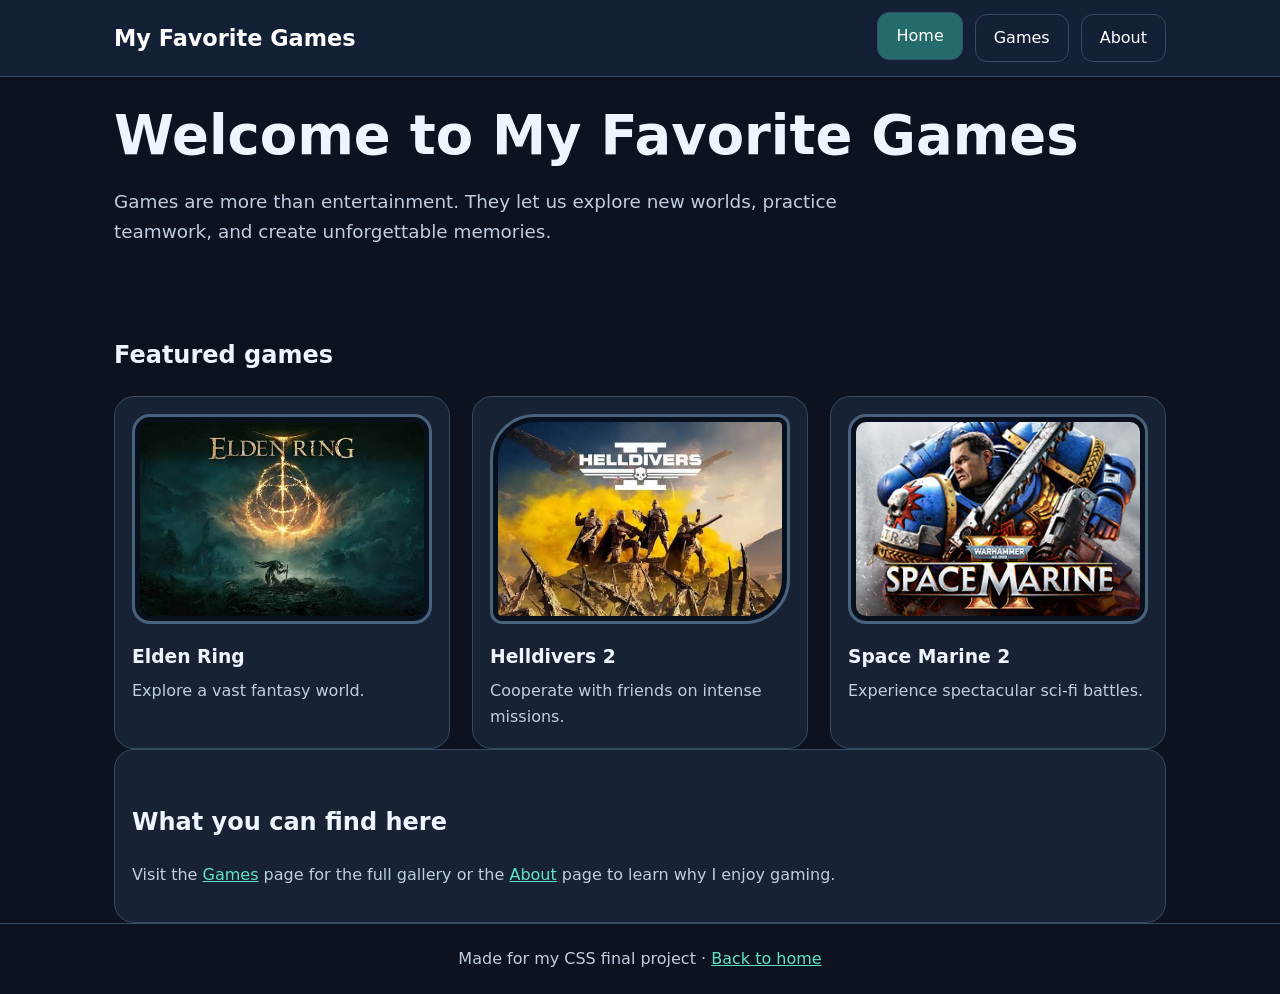
<file: index.html>
<!DOCTYPE html>
<html lang="en">
<head>
<meta charset="UTF-8">
<meta name="viewport" content="width=device-width, initial-scale=1.0">
<meta name="description" content="My Favorite Games: a personal gaming website.">
<title>Home | My Favorite Games</title>
<link rel="stylesheet" href="style.css">
</head>
<body>
<a class="skip-link" href="#main-content">Skip to Main Content</a>
<header><div class="wrap header-inner"><a class="brand" href="index.html">My Favorite Games</a><nav aria-label="Main navigation"><ul><li><a href="index.html" aria-current="page">Home</a></li><li><a href="games.html">Games</a></li><li><a href="about.html">About</a></li></ul></nav></div></header>
<main id="main-content" class="wrap" tabindex="-1">
<section class="hero"><h1>Welcome to My Favorite Games</h1><p class="lead">Games are more than entertainment. They let us explore new worlds, practice teamwork, and create unforgettable memories.</p></section><section aria-labelledby="featured"><h2 id="featured">Featured games</h2><div class="gallery"><article class="tile"><img src="images/EldenRing.png" alt="Game artwork for Elden Ring"><h3>Elden Ring</h3><p>Explore a vast fantasy world.</p></article><article class="tile"><img src="images/Helldiver2.png" alt="Game artwork for Helldivers 2"><h3>Helldivers 2</h3><p>Cooperate with friends on intense missions.</p></article><article class="tile"><img src="images/SpaceMarine2.png" alt="Game artwork for Space Marine 2"><h3>Space Marine 2</h3><p>Experience spectacular sci-fi battles.</p></article></div></section><section class="info"><h2>What you can find here</h2><p>Visit the <a href="games.html">Games</a> page for the full gallery or the <a href="about.html">About</a> page to learn why I enjoy gaming.</p></section>
</main>
<footer><div class="wrap">Made for my CSS final project · <a href="index.html">Back to home</a></div></footer>
</body>
</html>
</file>
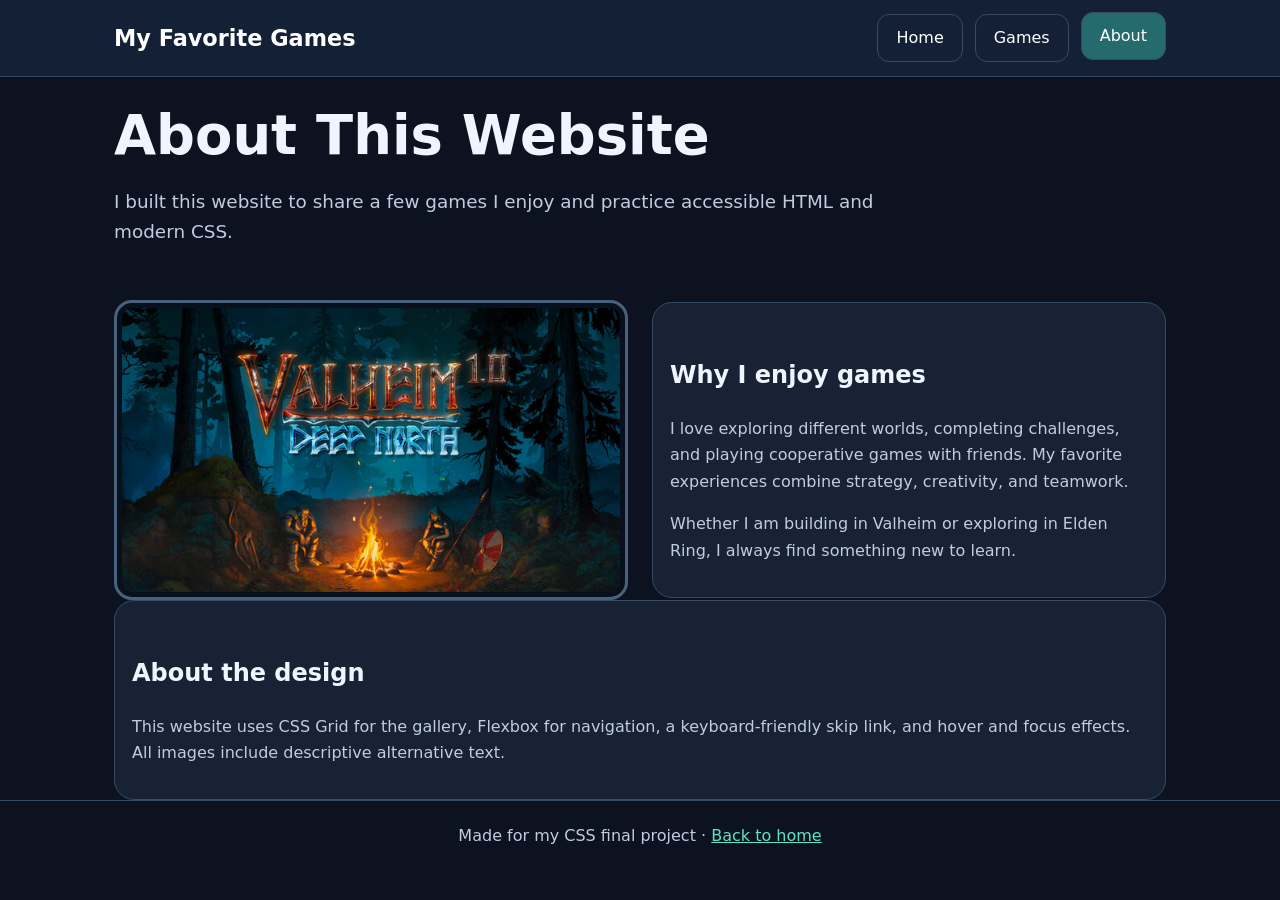
<file: about.html>
<!DOCTYPE html>
<html lang="en">
<head>
<meta charset="UTF-8">
<meta name="viewport" content="width=device-width, initial-scale=1.0">
<meta name="description" content="My Favorite Games: a personal gaming website.">
<title>About | My Favorite Games</title>
<link rel="stylesheet" href="style.css">
</head>
<body>
<a class="skip-link" href="#main-content">Skip to Main Content</a>
<header><div class="wrap header-inner"><a class="brand" href="index.html">My Favorite Games</a><nav aria-label="Main navigation"><ul><li><a href="index.html">Home</a></li><li><a href="games.html">Games</a></li><li><a href="about.html" aria-current="page">About</a></li></ul></nav></div></header>
<main id="main-content" class="wrap" tabindex="-1">
<section class="hero"><h1>About This Website</h1><p class="lead">I built this website to share a few games I enjoy and practice accessible HTML and modern CSS.</p></section><section class="two-col"><img class="feature-img" src="images/Valheim.png" alt="Game artwork for Valheim"><div class="info"><h2>Why I enjoy games</h2><p>I love exploring different worlds, completing challenges, and playing cooperative games with friends. My favorite experiences combine strategy, creativity, and teamwork.</p><p>Whether I am building in Valheim or exploring in Elden Ring, I always find something new to learn.</p></div></section><section class="info"><h2>About the design</h2><p>This website uses CSS Grid for the gallery, Flexbox for navigation, a keyboard-friendly skip link, and hover and focus effects. All images include descriptive alternative text.</p></section>
</main>
<footer><div class="wrap">Made for my CSS final project · <a href="index.html">Back to home</a></div></footer>
</body>
</html>
</file>
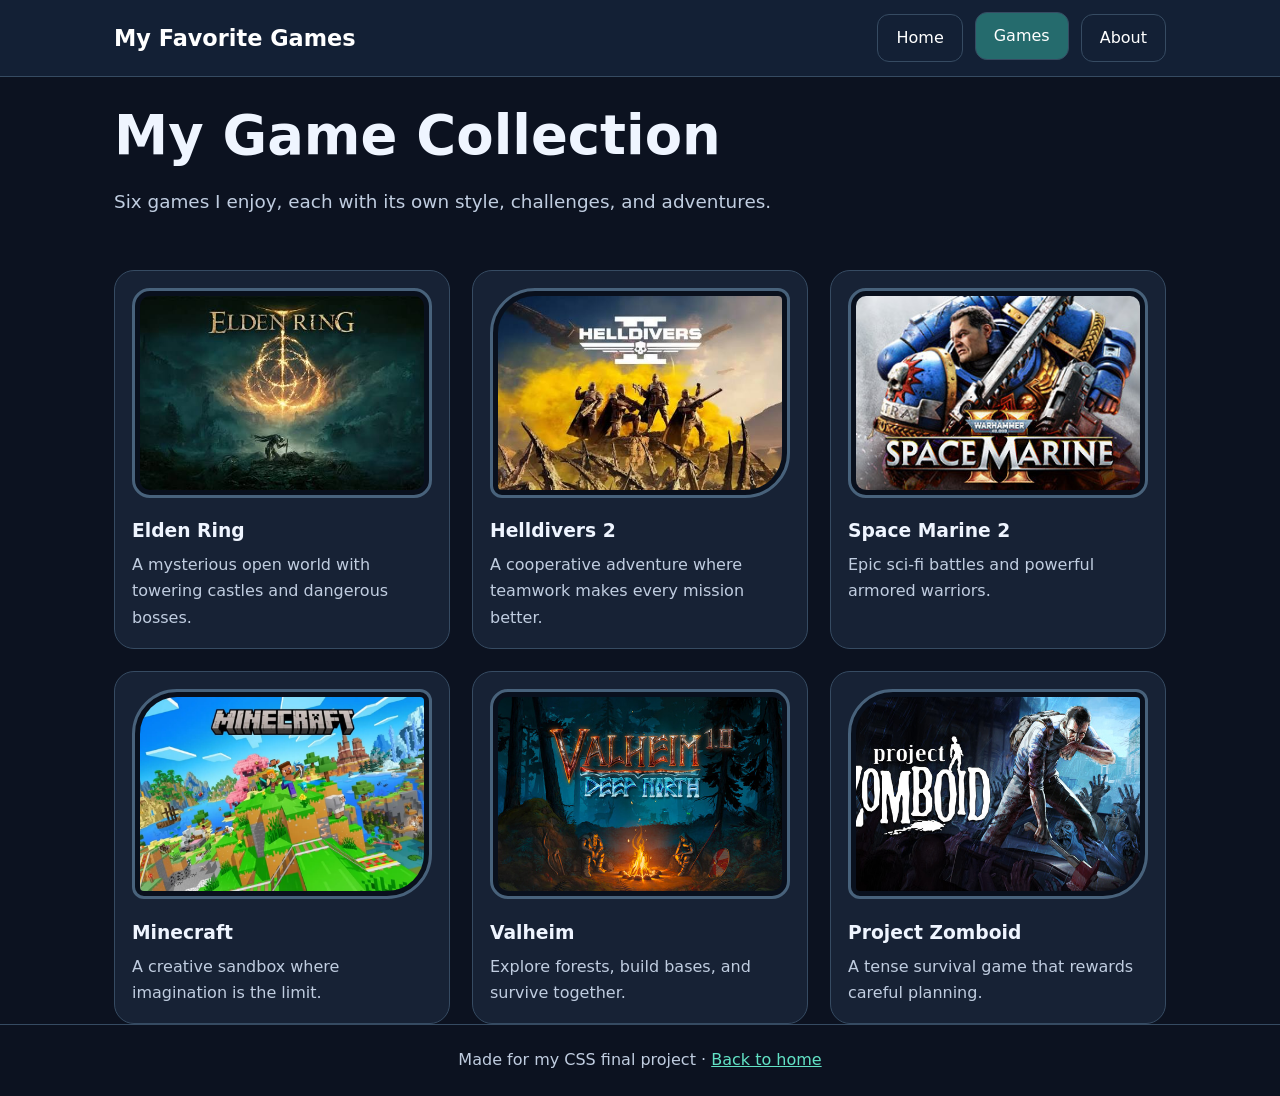
<file: games.html>
<!DOCTYPE html>
<html lang="en">
<head>
<meta charset="UTF-8">
<meta name="viewport" content="width=device-width, initial-scale=1.0">
<meta name="description" content="My Favorite Games: a personal gaming website.">
<title>Games | My Favorite Games</title>
<link rel="stylesheet" href="style.css">
</head>
<body>
<a class="skip-link" href="#main-content">Skip to Main Content</a>
<header><div class="wrap header-inner"><a class="brand" href="index.html">My Favorite Games</a><nav aria-label="Main navigation"><ul><li><a href="index.html">Home</a></li><li><a href="games.html" aria-current="page">Games</a></li><li><a href="about.html">About</a></li></ul></nav></div></header>
<main id="main-content" class="wrap" tabindex="-1">
<section class="hero"><h1>My Game Collection</h1><p class="lead">Six games I enjoy, each with its own style, challenges, and adventures.</p></section><section aria-label="Game gallery"><div class="gallery"><article class="tile"><img src="images/EldenRing.png" alt="Game artwork for Elden Ring"><h3>Elden Ring</h3><p>A mysterious open world with towering castles and dangerous bosses.</p></article><article class="tile"><img src="images/Helldiver2.png" alt="Game artwork for Helldivers 2"><h3>Helldivers 2</h3><p>A cooperative adventure where teamwork makes every mission better.</p></article><article class="tile"><img src="images/SpaceMarine2.png" alt="Game artwork for Space Marine 2"><h3>Space Marine 2</h3><p>Epic sci-fi battles and powerful armored warriors.</p></article><article class="tile"><img src="images/Minecraft.png" alt="Game artwork for Minecraft"><h3>Minecraft</h3><p>A creative sandbox where imagination is the limit.</p></article><article class="tile"><img src="images/Valheim.png" alt="Game artwork for Valheim"><h3>Valheim</h3><p>Explore forests, build bases, and survive together.</p></article><article class="tile"><img src="images/ProjectZomboid.png" alt="Game artwork for Project Zomboid"><h3>Project Zomboid</h3><p>A tense survival game that rewards careful planning.</p></article></div></section>
</main>
<footer><div class="wrap">Made for my CSS final project · <a href="index.html">Back to home</a></div></footer>
</body>
</html>
</file>
<file: style.css>
:root{--bg:#0c1220;--surface:#172235;--text:#eff5ff;--muted:#c0cde0;--accent:#62e2c5;--line:#364b62}*{box-sizing:border-box}html{scroll-behavior:smooth}body{margin:0;background:var(--bg);color:var(--text);font:16px/1.65 system-ui,Arial,sans-serif}a{color:var(--accent)}a:focus-visible,button:focus-visible{outline:3px solid #fff;outline-offset:4px}.skip-link{position:absolute;top:-80px;left:15px;background:#fff;color:#101727;padding:12px 18px;z-index:100;border-radius:8px}.skip-link:focus{top:12px}.wrap{max-width:1100px;margin:auto;padding:0 24px}header{background:#132035;border-bottom:1px solid var(--line)}.header-inner{display:flex;align-items:center;justify-content:space-between;flex-wrap:wrap;gap:16px;padding-top:14px;padding-bottom:14px}.brand{font-size:1.4rem;font-weight:800;color:#fff;text-decoration:none}nav ul{display:flex;gap:12px;flex-wrap:wrap;list-style:none;margin:0;padding:0}nav a{display:inline-block;padding:10px 18px;border:1px solid var(--line);border-radius:12px;text-decoration:none;color:#fff;transition:background .2s,transform .2s}nav a:hover,nav a[aria-current="page"]{background:#256b6d;transform:translateY(-2px)}main{padding-top:45px;padding-bottom:50px;min-height:75vh}.hero{padding:26px 0 34px}h1{font-size:clamp(2rem,5vw,3.4rem);line-height:1.2;margin:0 0 18px}h2{margin-top:36px}.lead{font-size:1.15rem;color:var(--muted);max-width:760px}.gallery{display:grid;grid-template-columns:repeat(3,minmax(0,1fr));gap:22px}.tile,.info{background:var(--surface);border:1px solid var(--line);padding:17px;border-radius:20px}.tile{transition:transform .2s,border-color .2s}.tile:hover{transform:translateY(-6px);border-color:var(--accent)}.tile img,.feature-img{width:100%;height:210px;object-fit:cover;border:3px solid #48627b;padding:5px;border-radius:18px;background:#09101d}.gallery .tile:nth-child(even) img{border-radius:45px 12px}.tile h3{margin:10px 0 5px}.tile p{margin:0;color:var(--muted)}.two-col{display:grid;grid-template-columns:1fr 1fr;gap:24px;align-items:center}.feature-img{height:300px}.info p,.info li{color:var(--muted)}footer{border-top:1px solid var(--line);text-align:center;padding:22px;color:var(--muted)}@media(max-width:750px){.gallery{grid-template-columns:repeat(2,minmax(0,1fr))}.two-col{grid-template-columns:1fr}}@media(max-width:520px){.gallery{grid-template-columns:1fr}.header-inner{align-items:flex-start;flex-direction:column}.tile img{height:230px}}
</file>
